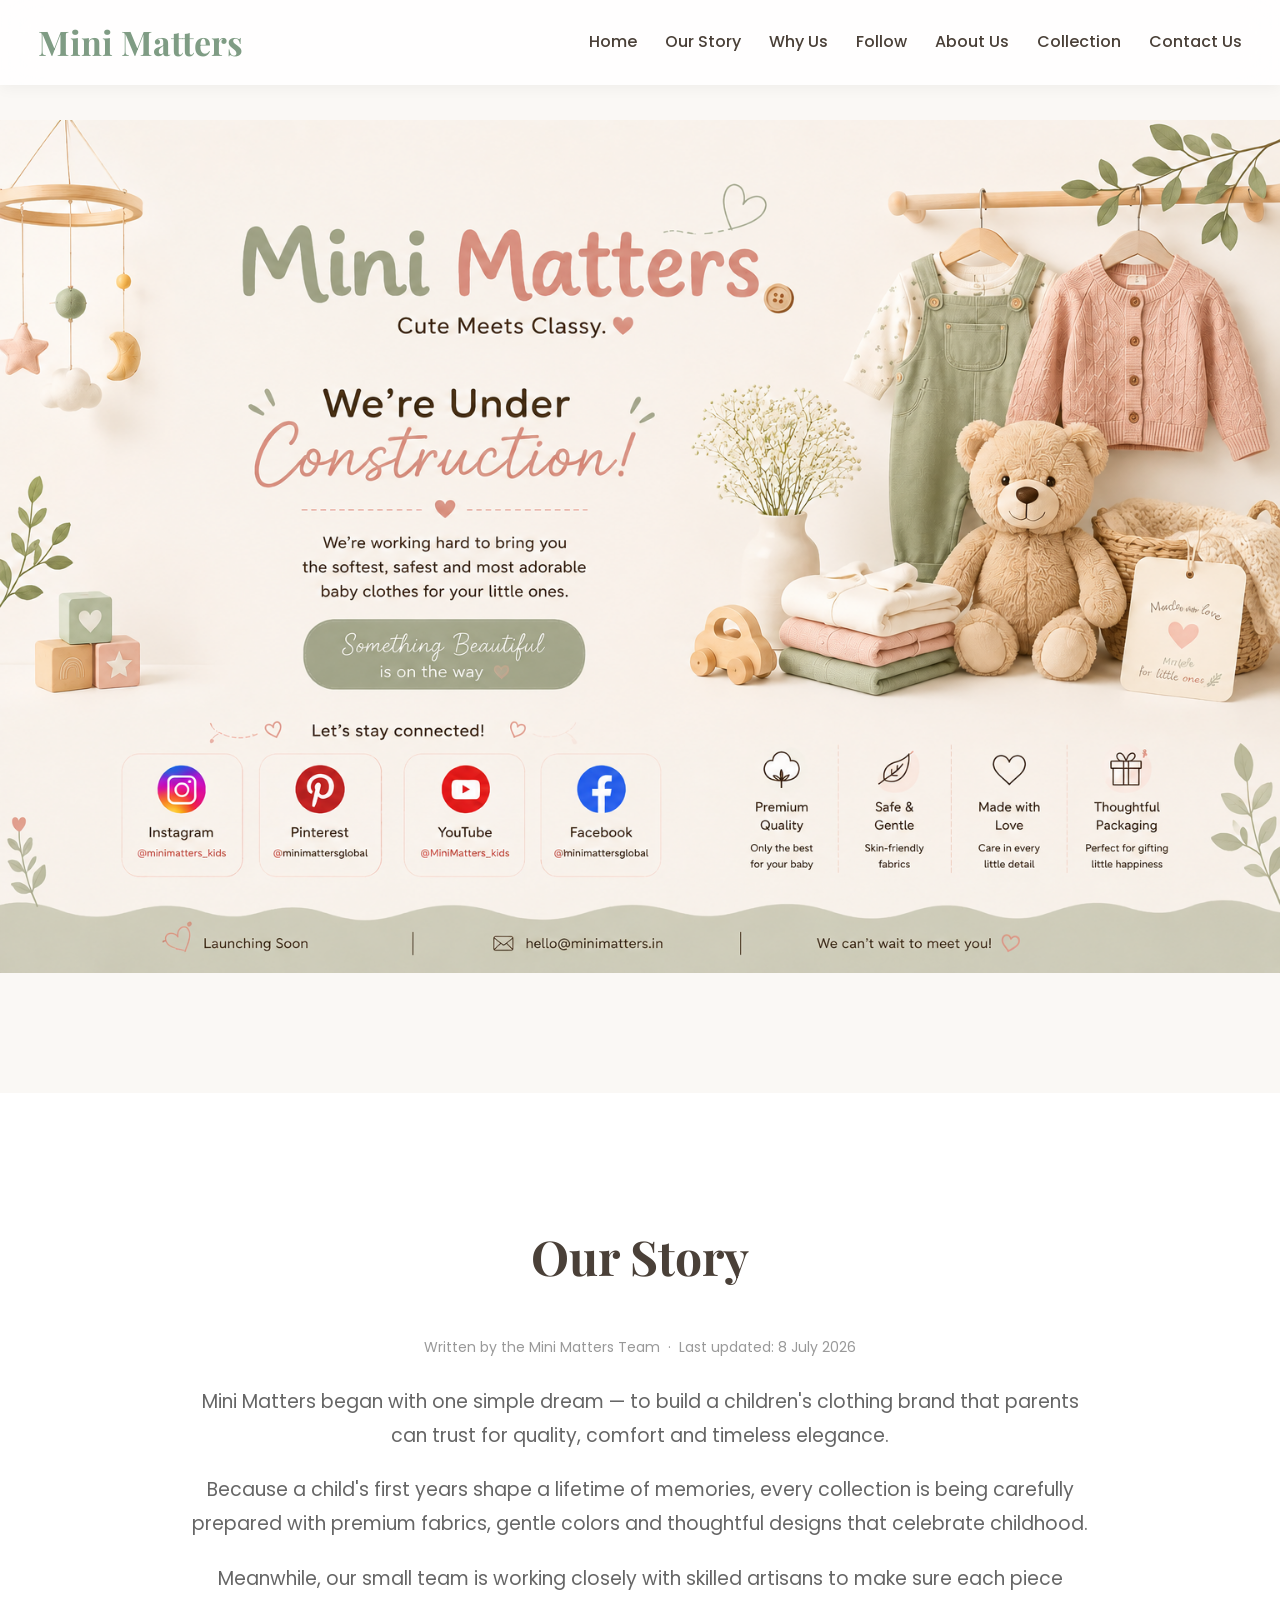
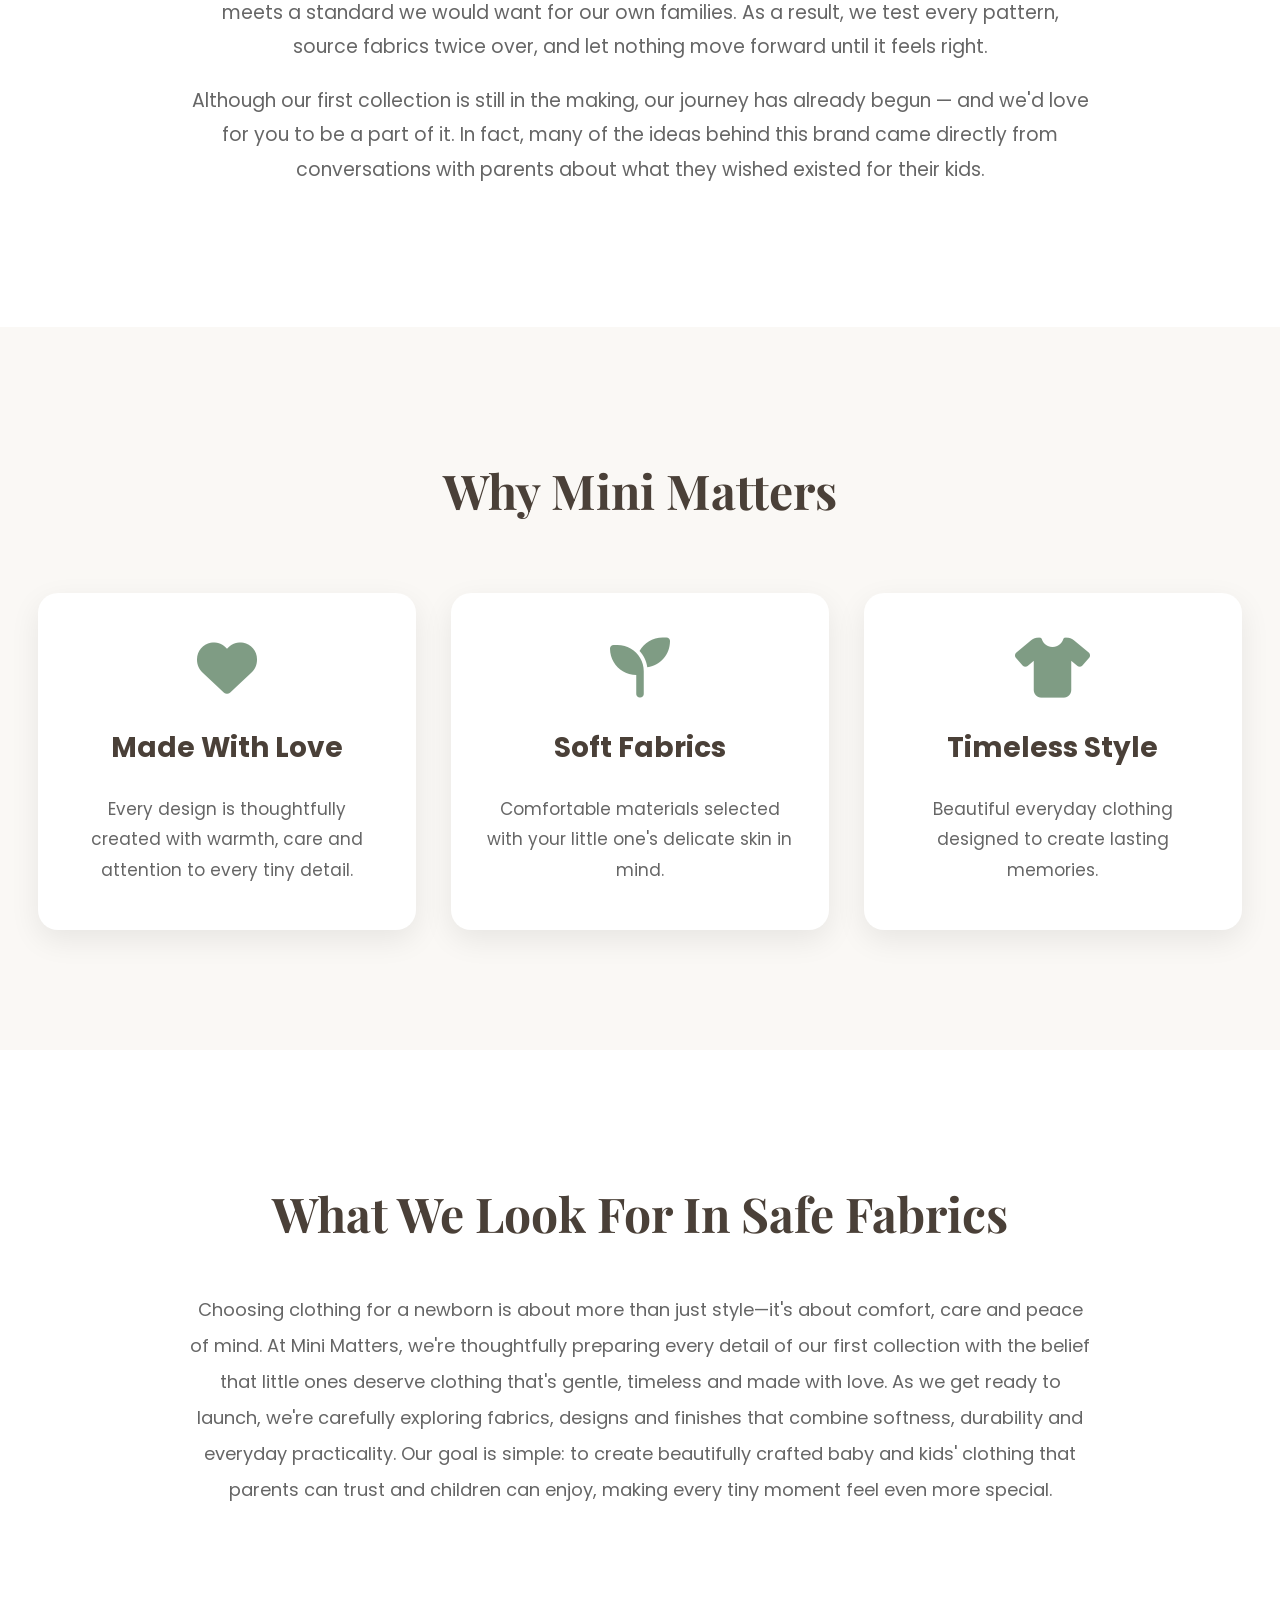
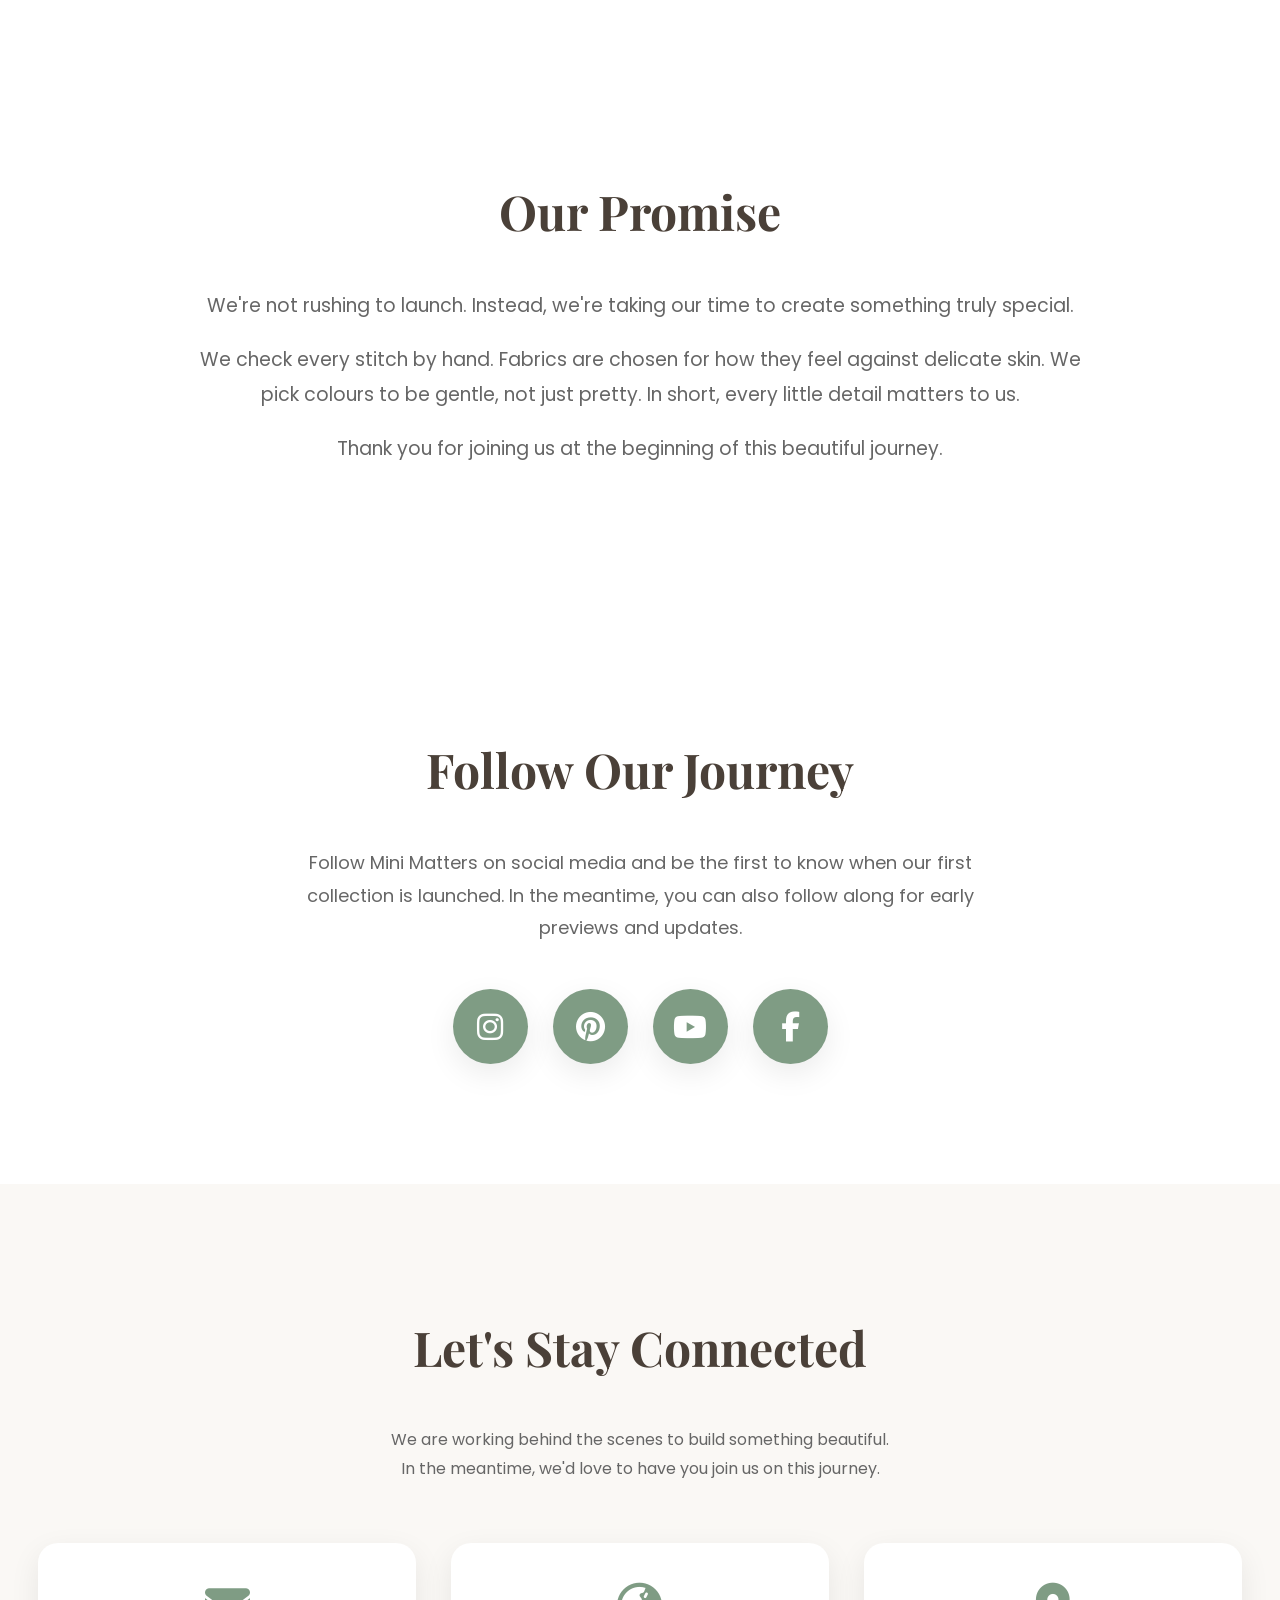
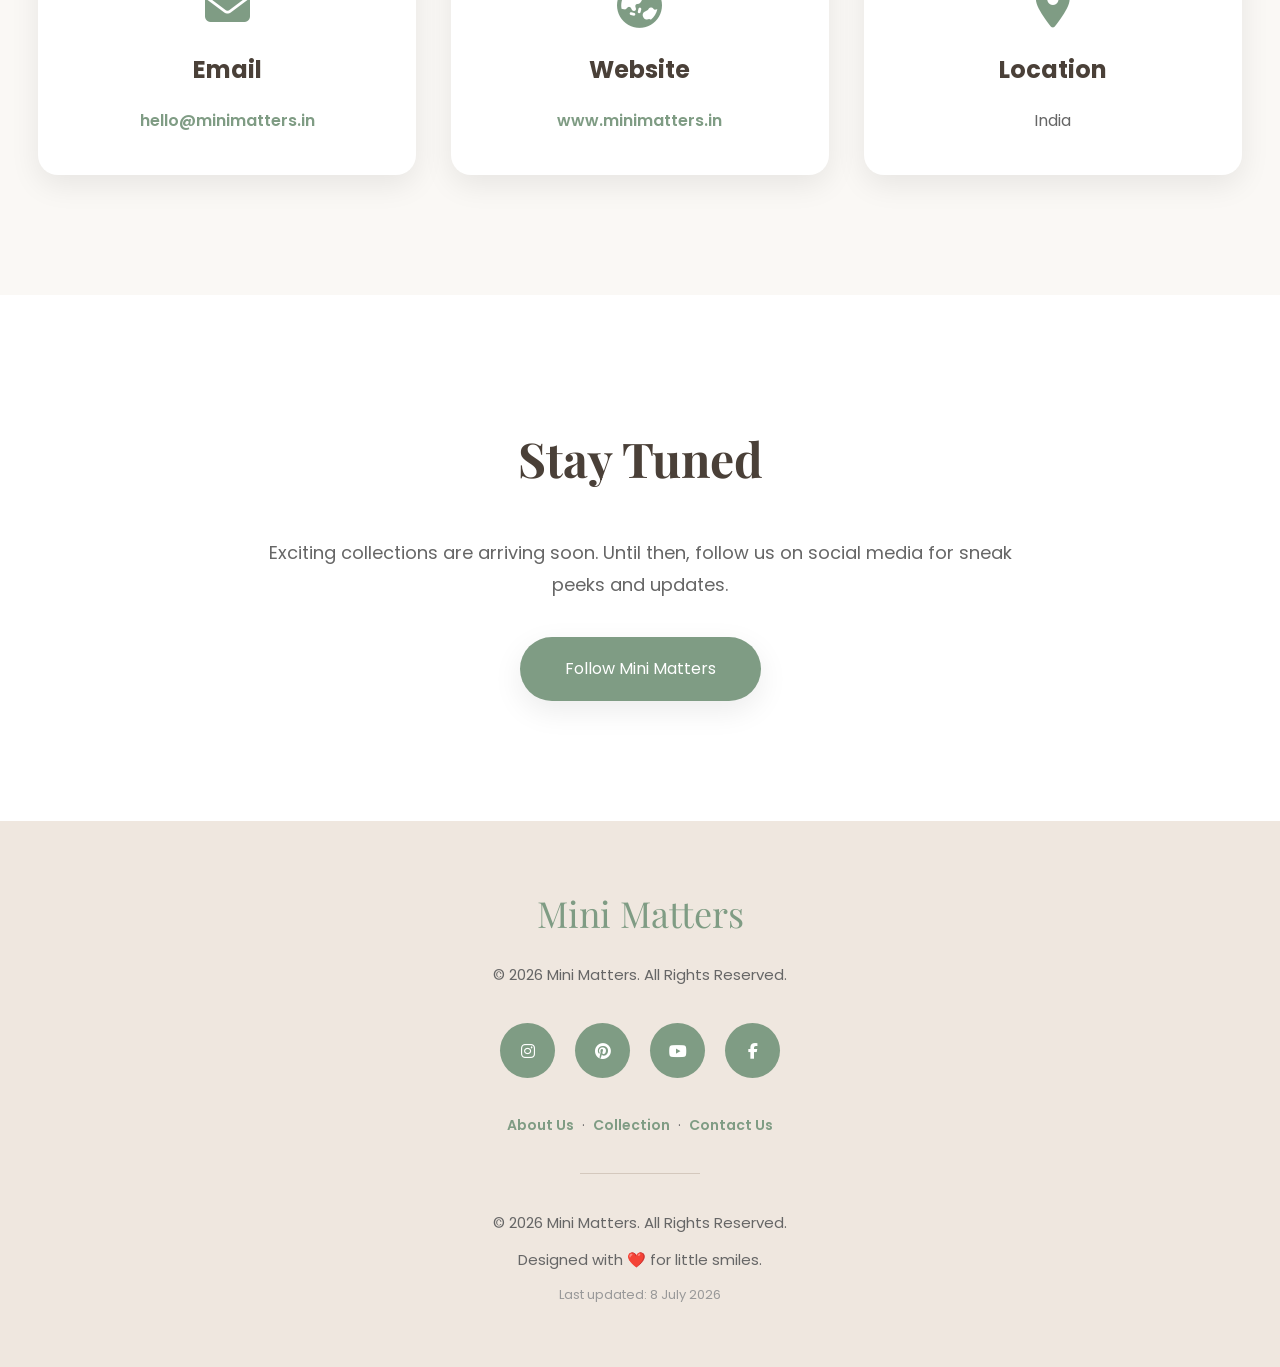
<file: index.html>
<!DOCTYPE html>
<html lang="en">

<head>

    <meta charset="UTF-8">

    <meta name="viewport" content="width=device-width, initial-scale=1.0">

    <title>Mini Matters | Premium Baby & Kids Clothing 2026</title>

    <meta name="description"
        content="Mini Matters is a premium baby clothing brand. Beautiful clothing thoughtfully designed for newborns, babies and kids. Launching Soon.">

    <meta name="keywords"
        content="Baby Clothes, Kids Fashion, Mini Matters, Premium Kids Wear, India">

    <meta name="author"
        content="Mini Matters">

    <meta name="theme-color"
        content="#FAF8F5">

    <meta name="robots" content="index, follow">

    <link rel="canonical" href="https://minimatters.in/">

    <!-- Open Graph -->

    <meta property="og:type" content="website">
    <meta property="og:site_name" content="Mini Matters">
    <meta property="og:title" content="Mini Matters | Premium Baby & Kids Clothing 2026">
    <meta property="og:description" content="Mini Matters is a premium baby clothing brand. Beautiful clothing thoughtfully designed for newborns, babies and kids. Launching Soon.">
    <meta property="og:url" content="https://minimatters.in/">
    <meta property="og:image" content="https://minimatters.in/assets/hero.webp">
    <meta property="og:locale" content="en_IN">

    <!-- Twitter Card -->

    <meta name="twitter:card" content="summary_large_image">
    <meta name="twitter:title" content="Mini Matters | Premium Baby & Kids Clothing 2026">
    <meta name="twitter:description" content="Premium baby clothing, thoughtfully designed for newborns, babies and kids. Launching Soon.">
    <meta name="twitter:image" content="https://minimatters.in/assets/hero.webp">

    <link rel="icon"
        href="assets/favicon.ico">

    <!-- Structured Data -->

    <script type="application/ld+json">
    {
      "@context": "https://schema.org",
      "@type": "Organization",
      "name": "Mini Matters",
      "url": "https://minimatters.in/",
      "logo": "https://minimatters.in/assets/hero.webp",
      "description": "Mini Matters is a premium baby clothing brand designing thoughtful, comfortable clothing for newborns, babies and kids in India.",
      "email": "hello@minimatters.in",
      "address": {
        "@type": "PostalAddress",
        "addressCountry": "IN"
      },
      "sameAs": [
        "https://www.instagram.com/minimatters_kids/",
        "https://www.pinterest.com/minimattersglobal/",
        "https://www.youtube.com/@MiniMatters_kids",
        "https://www.facebook.com/profile.php?id=61591476986533"
      ],
      "foundingDate": "2026",
      "slogan": "Little Clothes. Big Love.",
      "dateModified": "2026-07-08"
    }
    </script>

    <!-- FAQ Structured Data (enables rich results) -->

    <script type="application/ld+json">
    {
      "@context": "https://schema.org",
      "@type": "FAQPage",
      "mainEntity": [
        {
          "@type": "Question",
          "name": "Is Mini Matters open for orders yet?",
          "acceptedAnswer": {
            "@type": "Answer",
            "text": "Not yet. Mini Matters is currently preparing its first collection, and we will announce our launch date on Instagram and through our newsletter."
          }
        },
        {
          "@type": "Question",
          "name": "What kind of clothing will Mini Matters sell?",
          "acceptedAnswer": {
            "@type": "Answer",
            "text": "Mini Matters designs premium, comfortable clothing for newborns, babies, and growing kids, made from soft, thoughtfully chosen fabrics."
          }
        },
        {
          "@type": "Question",
          "name": "How can I stay updated on the launch?",
          "acceptedAnswer": {
            "@type": "Answer",
            "text": "Follow Mini Matters on Instagram, Pinterest, YouTube, or Facebook for sneak peeks, updates, and launch announcements."
          }
        },
        {
          "@type": "Question",
          "name": "Where is Mini Matters based?",
          "acceptedAnswer": {
            "@type": "Answer",
            "text": "Mini Matters is an upcoming premium baby and kids clothing brand based in India."
          }
        }
      ]
    }
    </script>

    <!-- Article Structured Data (matches visible author byline) -->

    <script type="application/ld+json">
    {
      "@context": "https://schema.org",
      "@type": "Article",
      "headline": "Mini Matters | Premium Baby & Kids Clothing 2026",
      "image": "https://minimatters.in/assets/hero.webp",
      "author": {
        "@type": "Organization",
        "name": "Mini Matters Team",
        "url": "https://minimatters.in/about.html"
      },
      "publisher": {
        "@type": "Organization",
        "name": "Mini Matters",
        "logo": {
          "@type": "ImageObject",
          "url": "https://minimatters.in/assets/hero.webp"
        }
      },
      "datePublished": "2026-01-15",
      "dateModified": "2026-07-08",
      "mainEntityOfPage": "https://minimatters.in/"
    }
    </script>

    <!-- Google Fonts -->

    <link rel="preconnect"
        href="https://fonts.googleapis.com">

    <link rel="preconnect"
        href="https://fonts.gstatic.com"
        crossorigin>

    <link
        href="https://fonts.googleapis.com/css2?family=Playfair+Display:wght@500;600;700&family=Poppins:wght@300;400;500;600;700&display=swap"
        rel="stylesheet">

    <!-- Font Awesome -->

    <link rel="stylesheet"
        href="https://cdnjs.cloudflare.com/ajax/libs/font-awesome/6.7.2/css/all.min.css">

    <!-- CSS -->

    <link rel="stylesheet"
        href="css/style.css">

    <link rel="stylesheet"
        href="css/animations.css">

</head>

<body>

<!-- =========================
     HEADER
========================== -->

<header>

    <div class="container">

        <div class="logo">

            <a href="index.html">

                Mini Matters

            </a>

        </div>

        <nav>

            <ul>

                <li>

                    <a href="#home">

                        Home

                    </a>

                </li>

                <li>

                    <a href="#story">

                        Our Story

                    </a>

                </li>

                <li>

                    <a href="#features">

                        Why Us

                    </a>

                </li>

                <li>

                    <a href="#social">

                        Follow

                    </a>

                </li>

                <li>

                    <a href="about.html">

                        About Us

                    </a>

                </li>

                <li>

                    <a href="collection.html">

                        Collection

                    </a>

                </li>

                <li>

                    <a href="contact.html">

                        Contact Us

                    </a>

                </li>

            </ul>

        </nav>

    </div>

</header>

<!-- =========================
     HERO
========================== -->

<section id="home" class="hero">
    <h1 class="sr-only">Mini Matters | Premium Baby &amp; Kids Clothing in India – Launching Soon</h1>
    <img src="assets/hero.webp" alt="Mini Matters - Little Clothes. Big Love. Launching Soon." class="hero-img">
</section>

<!-- =========================
     STORY
========================== -->

<section
id="story"
class="story">

<div class="container">

<h2>

Our Story

</h2>

<p style="text-align:center;font-size:14px;color:#999;margin-bottom:25px;">

Written by the Mini Matters Team &nbsp;·&nbsp; Last updated: 8 July 2026

</p>

<p>

Mini Matters began with one simple dream —
to build a children's clothing brand that parents can trust
for quality, comfort and timeless elegance.

</p>

<p>

Because a child's first years shape a lifetime of memories,
every collection is being carefully prepared with premium fabrics,
gentle colors and thoughtful designs that celebrate childhood.

</p>

<p>

Meanwhile, our small team is working closely with skilled artisans
to make sure each piece meets a standard we would want for our own families.
As a result, we test every pattern, source fabrics twice over,
and let nothing move forward until it feels right.

</p>

<p>

Although our first collection is still in the making,
our journey has already begun —
and we'd love for you to be a part of it.
In fact, many of the ideas behind this brand came directly
from conversations with parents about what they wished existed for their kids.

</p>

</div>

</section>

<!-- =========================
     FEATURES
========================== -->

<section
id="features"
class="features">

<div class="container">

<h2>

Why Mini Matters

</h2>

<div class="cards">

<div class="card">

<i class="fa-solid fa-heart"></i>

<h3>

Made With Love

</h3>

<p>

Every design is thoughtfully created with warmth,
care and attention to every tiny detail.

</p>

</div>

<div class="card">

<i class="fa-solid fa-seedling"></i>

<h3>

Soft Fabrics

</h3>

<p>

Comfortable materials selected with your little
one's delicate skin in mind.

</p>

</div>

<div class="card">

<i class="fa-solid fa-shirt"></i>

<h3>

Timeless Style

</h3>

<p>

Beautiful everyday clothing designed to create
lasting memories.

</p>

</div>

</div>

</div>

</section>

<!-- =========================
     FABRIC SAFETY STANDARDS
========================== -->

<section
class="features"
style="background:white;">

<div class="container">

<h2>

What We Look For In Safe Fabrics

</h2>

<p style="max-width:900px;
margin:0 auto 20px;
text-align:center;
color:#666;
font-size:18px;
line-height:2;">

Choosing clothing for a newborn is about more than just style—it's about comfort, care and peace of mind. At Mini Matters, we're thoughtfully preparing every detail of our first collection with the belief that little ones deserve clothing that's gentle, timeless and made with love. As we get ready to launch, we're carefully exploring fabrics, designs and finishes that combine softness, durability and everyday practicality. Our goal is simple: to create beautifully crafted baby and kids' clothing that parents can trust and children can enjoy, making every tiny moment feel even more special.

</p>

</div>

</section>

<!-- =========================
     PROMISE
========================== -->

<section
class="story">

<div class="container">

<h2>

Our Promise

</h2>

<p>

We're not rushing to launch.

Instead, we're taking our time to create something truly special.

</p>

<p>

We check every stitch by hand.

Fabrics are chosen for how they feel against delicate skin.

We pick colours to be gentle, not just pretty.

In short, every little detail matters to us.

</p>

<p>

Thank you for joining us at the beginning of this beautiful journey.

</p>

</div>

</section>

<!-- =========================
     SOCIAL
========================== -->

<section
id="social"
class="social">

<div class="container">

<h2>

Follow Our Journey

</h2>

<p>

Follow Mini Matters on social media and be the first
to know when our first collection is launched.
In the meantime, you can also follow along for early previews and updates.

</p>

<div class="icons">

<a href="https://www.instagram.com/minimatters_kids/"
target="_blank"
title="Instagram"
aria-label="Instagram">

<i class="fab fa-instagram"></i>

</a>

<a href="https://www.pinterest.com/minimattersglobal/?actingBusinessId=1146377417557283620"
target="_blank"
title="Pinterest"
aria-label="Pinterest">

<i class="fab fa-pinterest"></i>

</a>

<a href="https://www.youtube.com/@MiniMatters_kids"
target="_blank"
title="YouTube"
aria-label="YouTube">

<i class="fab fa-youtube"></i>

</a>

<a href="https://www.facebook.com/profile.php?id=61591476986533"
target="_blank"
title="Facebook"
aria-label="Facebook">

<i class="fab fa-facebook-f"></i>

</a>

</div>

</div>

</section>

<!-- =========================
     CONTACT
========================== -->

<section
id="contact"
class="contact">

<div class="container">

<h2>

Let's Stay Connected

</h2>

<p>

We are working behind the scenes to build something beautiful.

</p>

<p>

In the meantime, we'd love to have you join us on this journey.

</p>

<div class="contact-grid">

<div class="contact-item">

<i class="fa-solid fa-envelope"></i>

<h3>

Email

</h3>

<p>

<a href="mailto:hello@minimatters.in">

hello@minimatters.in

</a>

</p>

</div>

<div class="contact-item">

<i class="fa-solid fa-earth-asia"></i>

<h3>

Website

</h3>

<p>

<a href="https://minimatters.in">

www.minimatters.in

</a>

</p>

</div>

<div class="contact-item">

<i class="fa-solid fa-location-dot"></i>

<h3>

Location

</h3>

<p>

India

</p>

</div>

</div>

</div>

</section>

<!-- =========================
     NEWSLETTER
========================== -->

<section
class="newsletter">

<div class="container">

<h2>

Stay Tuned

</h2>

<p>

Exciting collections are arriving soon.

Until then, follow us on social media for sneak peeks and updates.

</p>

<a href="#social"
class="btn">

Follow Mini Matters

</a>

</div>

</section>

<!-- =========================
     FOOTER
========================== -->

<footer>

<div class="container">

<div class="footer-logo">

Mini Matters

</div>

<p>

Little Clothes. Big Love.

</p>

<div class="footer-icons">

<a href="https://www.instagram.com/minimatters_kids/"
target="_blank" aria-label="Instagram">

<i class="fab fa-instagram"></i>

</a>

<a href="https://www.pinterest.com/minimattersglobal/?actingBusinessId=1146377417557283620"
target="_blank" aria-label="Pinterest">

<i class="fab fa-pinterest"></i>

</a>

<a href="https://www.youtube.com/@MiniMatters_kids"
target="_blank" aria-label="YouTube">

<i class="fab fa-youtube"></i>

</a>

<a href="https://www.facebook.com/profile.php?id=61591476986533"
target="_blank" aria-label="Facebook">

<i class="fab fa-facebook-f"></i>

</a>

</div>

<p style="margin-top:20px;font-size:14px;">

<a href="about.html" style="color:var(--primary);font-weight:600;">About Us</a>
&nbsp;·&nbsp;
<a href="collection.html" style="color:var(--primary);font-weight:600;">Collection</a>
&nbsp;·&nbsp;
<a href="contact.html" style="color:var(--primary);font-weight:600;">Contact Us</a>

</p>

<hr>

<p>

© 2026 Mini Matters. All Rights Reserved.

</p>

<p>

Designed with ❤️ for little smiles.

</p>

<p style="margin-top:10px;font-size:13px;color:#999;">

Last updated: 8 July 2026

</p>

</div>

</footer>

<!-- =========================
     JAVASCRIPT
========================== -->

<script src="js/main.js"></script>

</body>

</html>
</file>
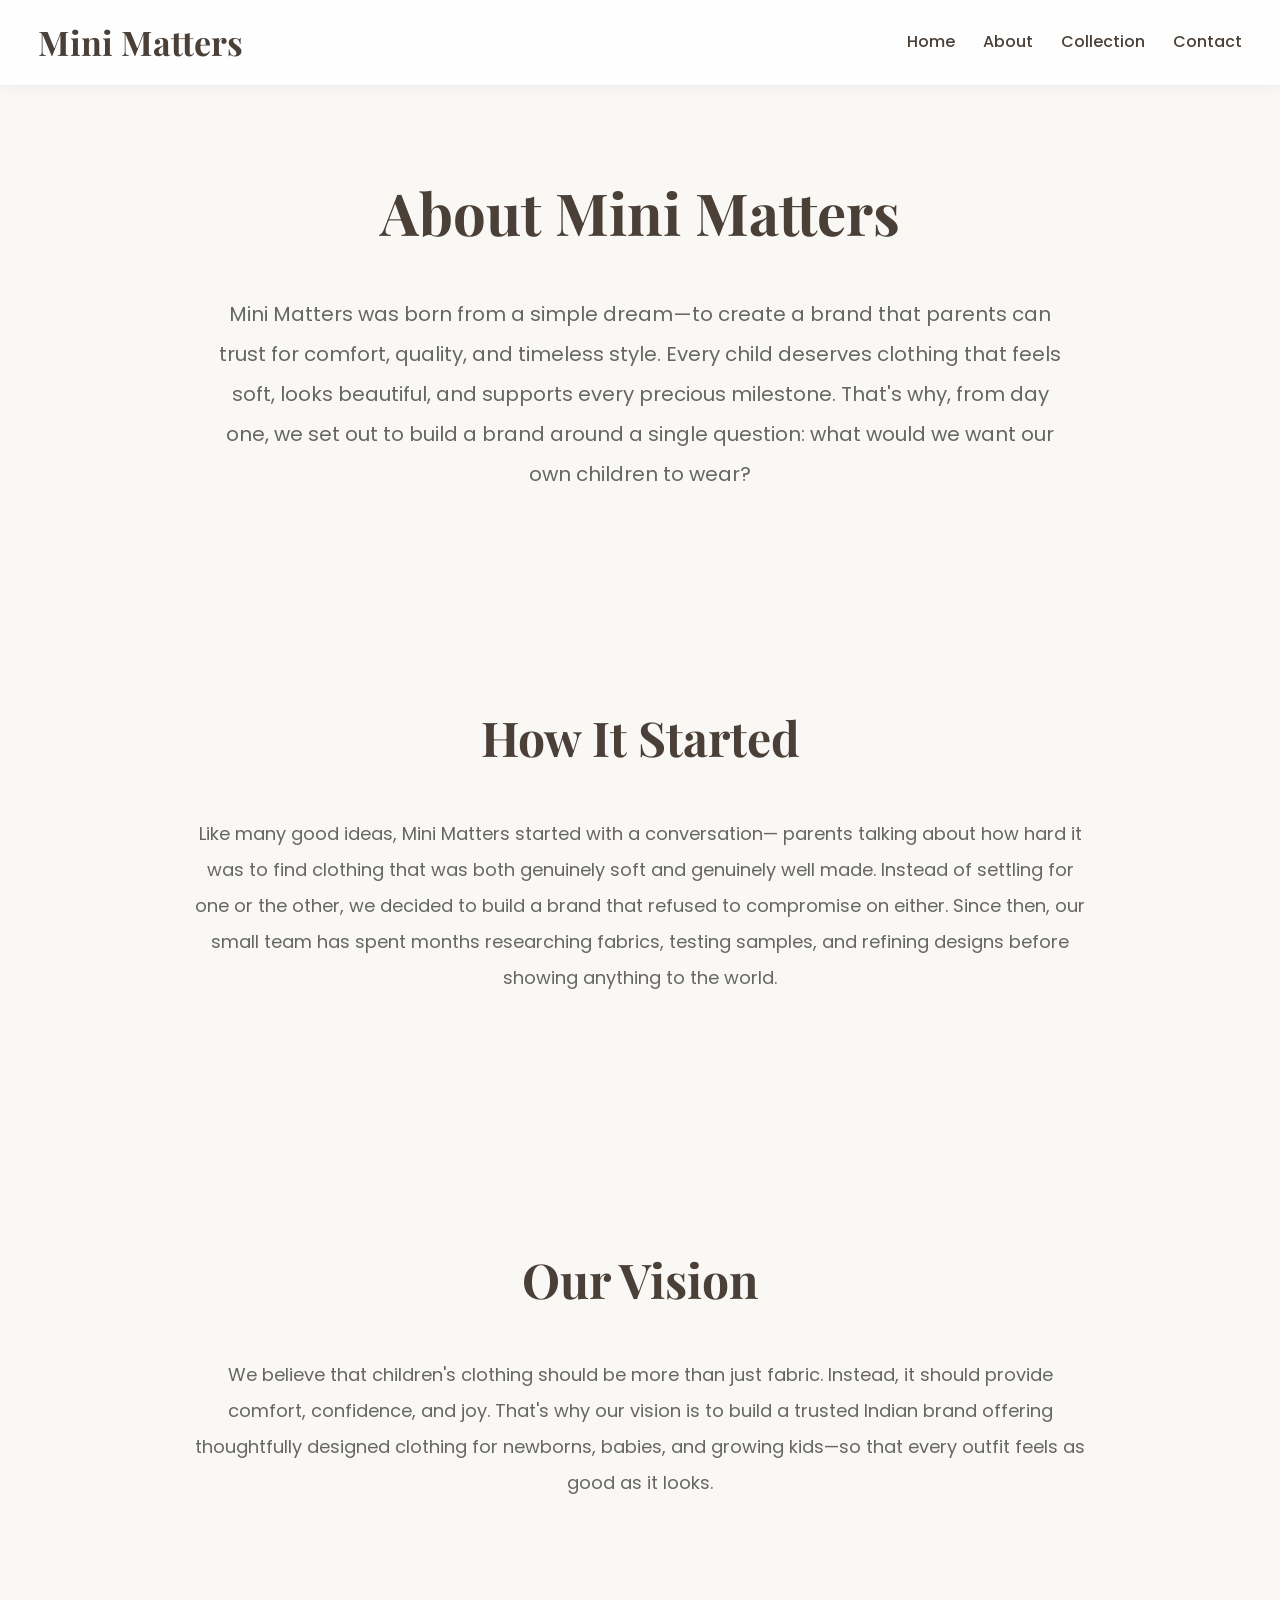
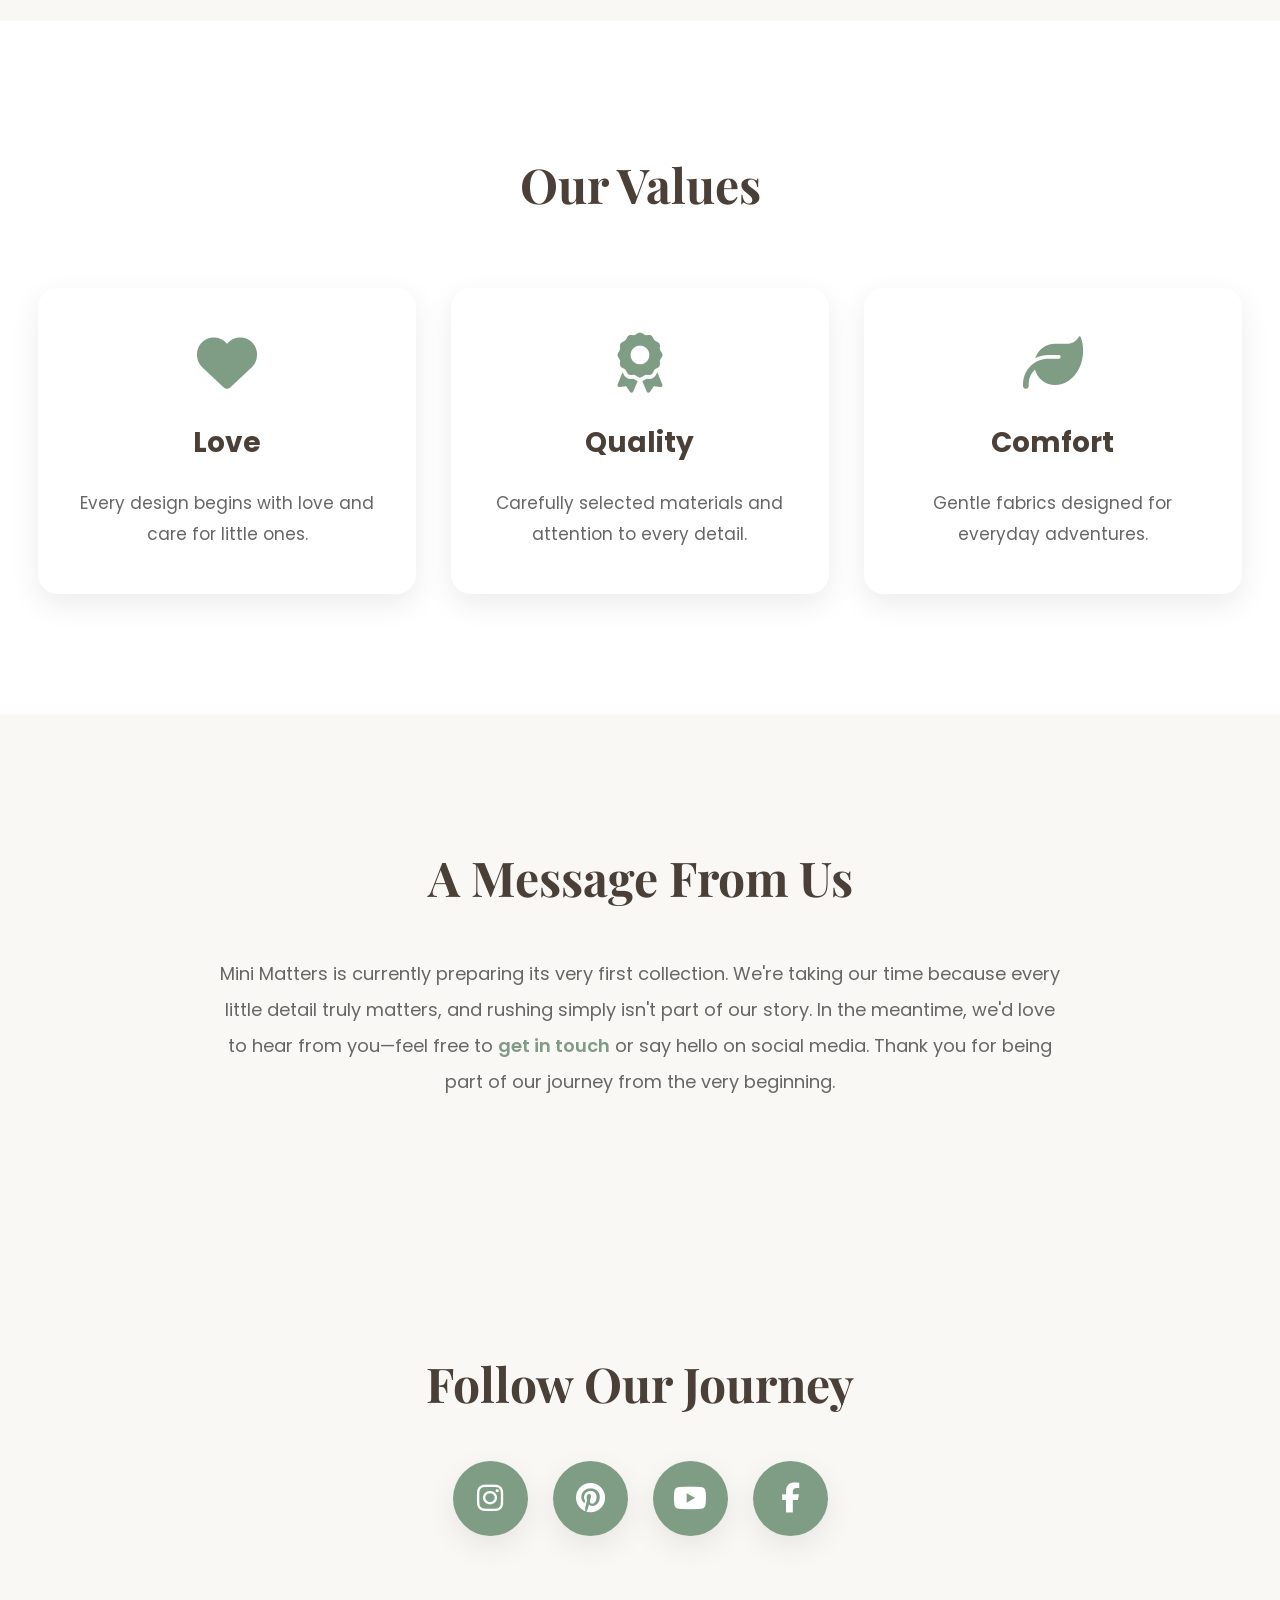
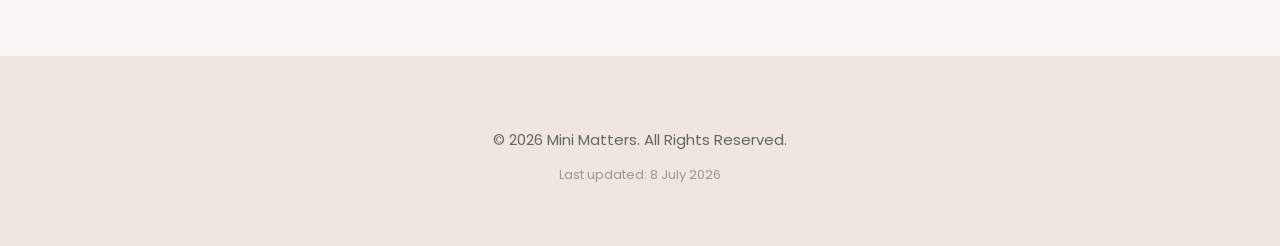
<file: about.html>
<!DOCTYPE html>
<html lang="en">

<head>

    <meta charset="UTF-8">

    <meta name="viewport"
        content="width=device-width, initial-scale=1.0">

    <title>About Us | Mini Matters</title>

    <meta name="description"
        content="Learn about Mini Matters and our journey to create premium baby clothing.">

    <meta name="robots" content="index, follow">

    <meta name="theme-color" content="#FAF8F5">

    <link rel="canonical" href="https://minimatters.in/about.html">

    <!-- Breadcrumb Structured Data -->

    <script type="application/ld+json">
    {
      "@context": "https://schema.org",
      "@type": "BreadcrumbList",
      "itemListElement": [
        {
          "@type": "ListItem",
          "position": 1,
          "name": "Home",
          "item": "https://minimatters.in/"
        },
        {
          "@type": "ListItem",
          "position": 2,
          "name": "About",
          "item": "https://minimatters.in/about.html"
        }
      ]
    }
    </script>

    <!-- Open Graph -->

    <meta property="og:type" content="website">
    <meta property="og:site_name" content="Mini Matters">
    <meta property="og:title" content="About Us | Mini Matters">
    <meta property="og:description" content="Learn about Mini Matters and our journey to create premium baby clothing.">
    <meta property="og:url" content="https://minimatters.in/about.html">
    <meta property="og:image" content="https://minimatters.in/assets/hero.webp">
    <meta property="og:locale" content="en_IN">

    <!-- Twitter Card -->

    <meta name="twitter:card" content="summary_large_image">
    <meta name="twitter:title" content="About Us | Mini Matters">
    <meta name="twitter:description" content="Learn about Mini Matters and our journey to create premium baby clothing.">
    <meta name="twitter:image" content="https://minimatters.in/assets/hero.webp">

    <link rel="icon" href="assets/favicon.ico">

    <link rel="preconnect"
        href="https://fonts.googleapis.com">

    <link rel="preconnect"
        href="https://fonts.gstatic.com"
        crossorigin>

    <link href="https://fonts.googleapis.com/css2?family=Playfair+Display:wght@500;600;700&family=Poppins:wght@300;400;500;600&display=swap"
        rel="stylesheet">

    <link rel="stylesheet"
        href="https://cdnjs.cloudflare.com/ajax/libs/font-awesome/6.7.2/css/all.min.css">

    <link rel="stylesheet"
        href="css/style.css">

    <link rel="stylesheet"
        href="css/animations.css">

</head>

<body>

<header>

    <div class="container">

        <div class="logo">

            <a href="index.html"
                style="text-decoration:none;color:inherit;">

                Mini Matters

            </a>

        </div>

        <nav>

            <ul>

                <li>

                    <a href="index.html">

                        Home

                    </a>

                </li>

                <li>

                    <a href="about.html"
                        class="active">

                        About

                    </a>

                </li>

                <li>

                    <a href="collection.html">

                        Collection

                    </a>

                </li>

                <li>

                    <a href="contact.html">

                        Contact

                    </a>

                </li>

            </ul>

        </nav>

    </div>

</header>

<section
    style="padding-top:160px;padding-bottom:80px;background:#FAF8F5;">

    <div class="container">

        <h1 style="text-align:center;
                   font-family:'Playfair Display',serif;
                   font-size:58px;
                   margin-bottom:30px;">

            About Mini Matters

        </h1>

        <p style="max-width:850px;
                  margin:auto;
                  text-align:center;
                  font-size:20px;
                  color:#666;
                  line-height:2;">

            Mini Matters was born from a simple dream—to create a brand that parents
            can trust for comfort, quality, and timeless style. Every child deserves
            clothing that feels soft, looks beautiful, and supports every precious
            milestone. That's why, from day one, we set out to build a brand around
            a single question: what would we want our own children to wear?

        </p>

    </div>

</section>

<section>

    <div class="container">

        <h2>

            How It Started

        </h2>

        <p style="max-width:900px;
                  margin:auto;
                  text-align:center;
                  color:#666;
                  font-size:18px;
                  line-height:2;">

            Like many good ideas, Mini Matters started with a conversation—
            parents talking about how hard it was to find clothing that was
            both genuinely soft and genuinely well made. Instead of settling
            for one or the other, we decided to build a brand that refused
            to compromise on either. Since then, our small team has spent
            months researching fabrics, testing samples, and refining designs
            before showing anything to the world.

        </p>

    </div>

</section>

<section>

    <div class="container">

        <h2>

            Our Vision

        </h2>

        <p style="max-width:900px;
                  margin:auto;
                  text-align:center;
                  color:#666;
                  font-size:18px;
                  line-height:2;">

            We believe that children's clothing should be more than just fabric.
            Instead, it should provide comfort, confidence, and joy. That's why
            our vision is to build a trusted Indian brand offering thoughtfully
            designed clothing for newborns, babies, and growing kids—so that
            every outfit feels as good as it looks.

        </p>

    </div>

</section>

<section
    style="background:white;">

    <div class="container">

        <h2>

            Our Values

        </h2>

        <div class="cards">

            <div class="card">

                <i class="fa-solid fa-heart"></i>

                <h3>

                    Love

                </h3>

                <p>

                    Every design begins with love and care for little ones.

                </p>

            </div>

            <div class="card">

                <i class="fa-solid fa-award"></i>

                <h3>

                    Quality

                </h3>

                <p>

                    Carefully selected materials and attention to every detail.

                </p>

            </div>

            <div class="card">

                <i class="fa-solid fa-leaf"></i>

                <h3>

                    Comfort

                </h3>

                <p>

                    Gentle fabrics designed for everyday adventures.

                </p>

            </div>

        </div>

    </div>

</section>

<section>

    <div class="container">

        <h2>

            A Message From Us

        </h2>

        <p style="max-width:850px;
                  margin:auto;
                  text-align:center;
                  color:#666;
                  font-size:18px;
                  line-height:2;">

            Mini Matters is currently preparing its very first collection.
            We're taking our time because every little detail truly matters,
            and rushing simply isn't part of our story. In the meantime,
            we'd love to hear from you—feel free to
            <a href="contact.html" style="color:#7F9C84;font-weight:600;">get in touch</a>
            or say hello on social media. Thank you for being part of our
            journey from the very beginning.

        </p>

    </div>

</section>

<section
    style="background:#FAF8F5;">

    <div class="container"
         style="text-align:center;">

        <h2>

            Follow Our Journey

        </h2>

        <div class="icons">

            <a href="https://www.instagram.com/minimatters_kids/" target="_blank" title="Instagram" aria-label="Instagram">

                <i class="fab fa-instagram"></i>

            </a>

            <a href="https://www.pinterest.com/minimattersglobal/?actingBusinessId=1146377417557283620"
                target="_blank" title="Pinterest" aria-label="Pinterest">

                <i class="fab fa-pinterest"></i>

            </a>

            <a href="https://www.youtube.com/@MiniMatters_kids"
                target="_blank" title="YouTube" aria-label="YouTube">

                <i class="fab fa-youtube"></i>

            </a>

            <a href="https://www.facebook.com/profile.php?id=61591476986533"
                target="_blank" title="Facebook" aria-label="Facebook">

                <i class="fab fa-facebook-f"></i>

            </a>

        </div>

    </div>

</section>

<footer>

    <div class="container">

        <p>

            © 2026 Mini Matters. All Rights Reserved.

        </p>

        <p style="margin-top:10px;font-size:13px;color:#999;">

            Last updated: 8 July 2026

        </p>

    </div>

</footer>

<script src="js/main.js"></script>

</body>

</html>
</file>
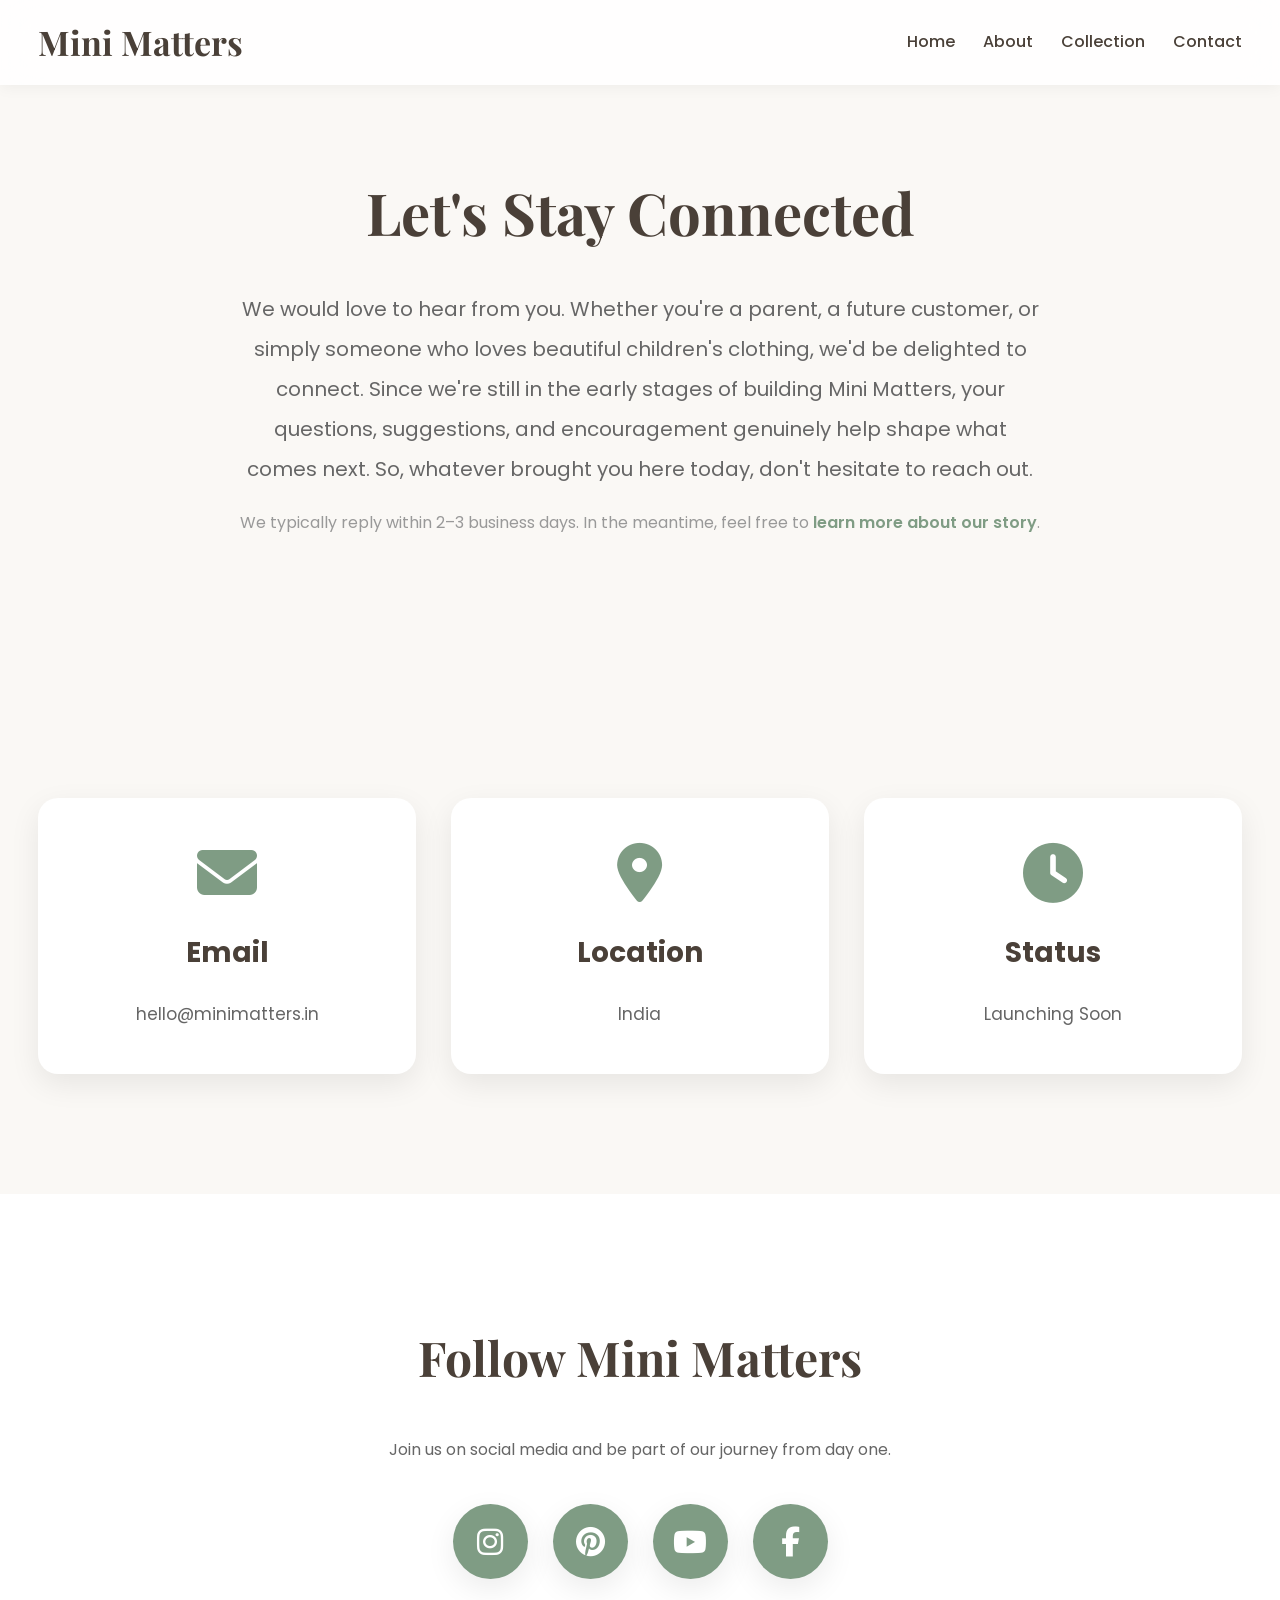
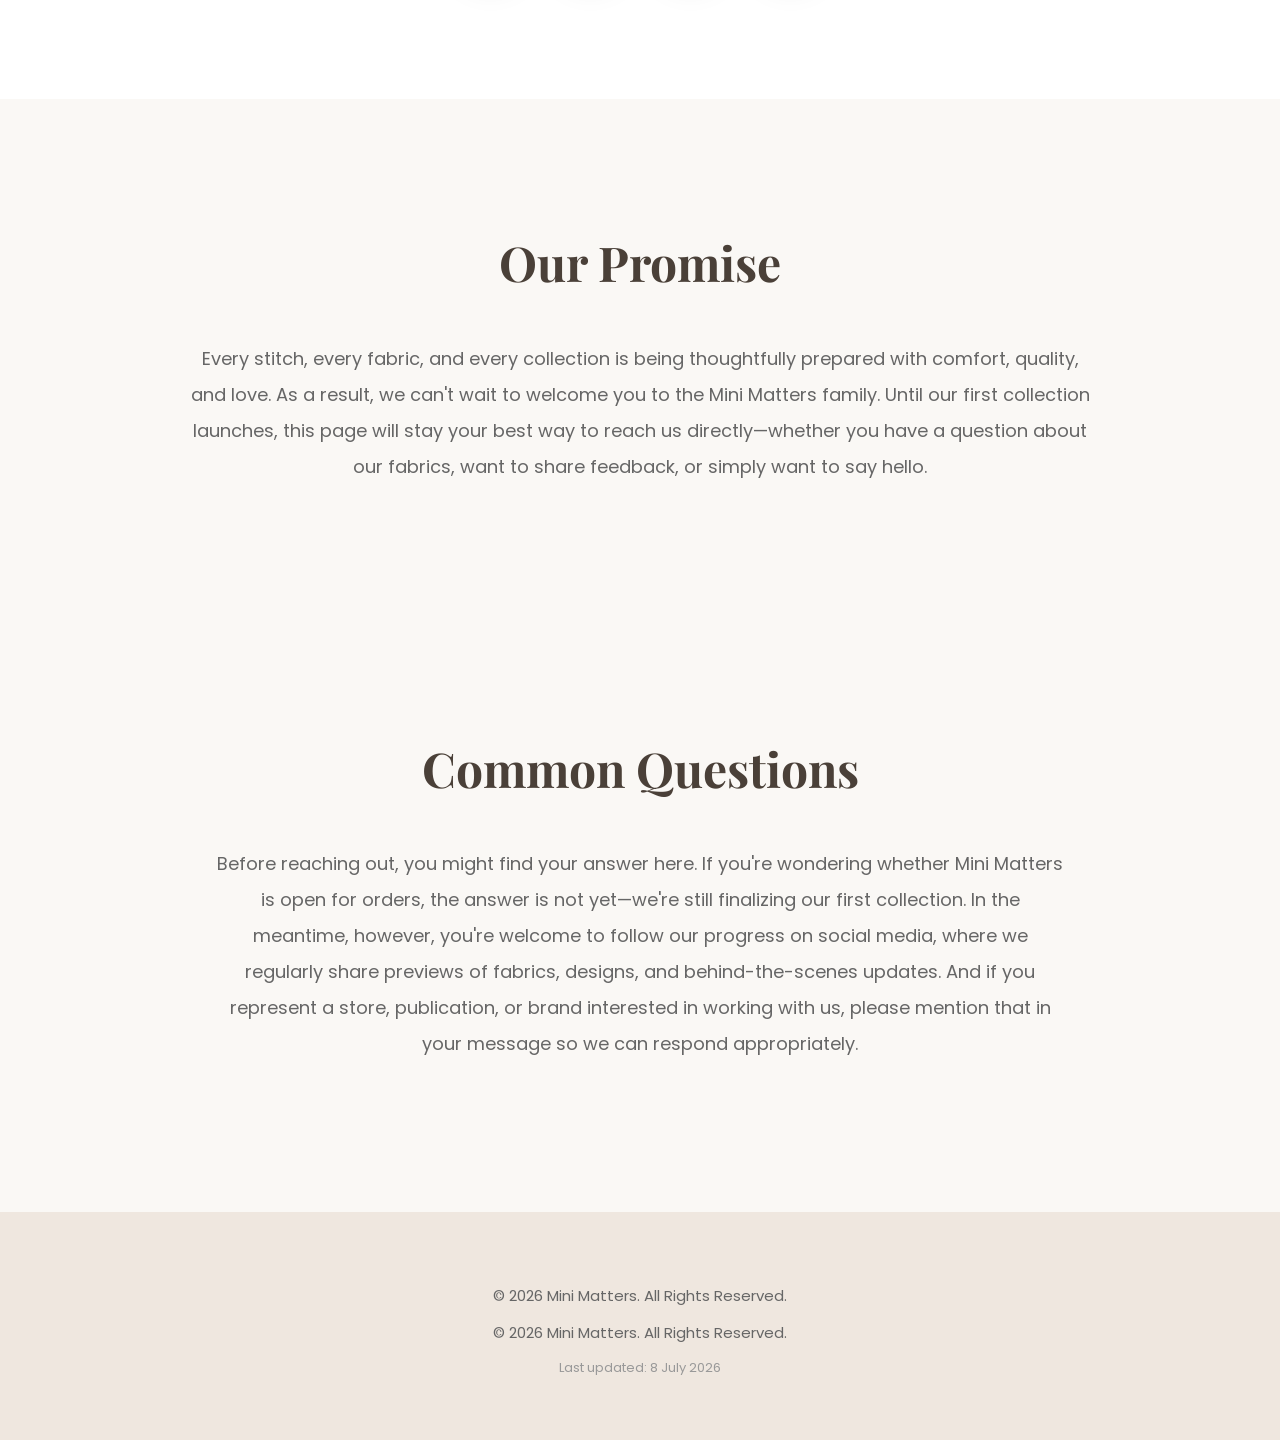
<file: contact.html>
<!DOCTYPE html>
<html lang="en">

<head>

    <meta charset="UTF-8">

    <meta name="viewport"
          content="width=device-width, initial-scale=1.0">

    <title>Contact | Mini Matters</title>

    <meta name="description"
          content="Get in touch with Mini Matters.">

    <meta name="robots" content="index, follow">

    <meta name="theme-color" content="#FAF8F5">

    <link rel="canonical" href="https://minimatters.in/contact.html">

    <!-- Breadcrumb Structured Data -->

    <script type="application/ld+json">
    {
      "@context": "https://schema.org",
      "@type": "BreadcrumbList",
      "itemListElement": [
        {
          "@type": "ListItem",
          "position": 1,
          "name": "Home",
          "item": "https://minimatters.in/"
        },
        {
          "@type": "ListItem",
          "position": 2,
          "name": "Contact",
          "item": "https://minimatters.in/contact.html"
        }
      ]
    }
    </script>

    <!-- Open Graph -->

    <meta property="og:type" content="website">
    <meta property="og:site_name" content="Mini Matters">
    <meta property="og:title" content="Contact | Mini Matters">
    <meta property="og:description" content="Get in touch with Mini Matters — India's upcoming premium baby and kids clothing brand.">
    <meta property="og:url" content="https://minimatters.in/contact.html">
    <meta property="og:image" content="https://minimatters.in/assets/hero.webp">
    <meta property="og:locale" content="en_IN">

    <!-- Twitter Card -->

    <meta name="twitter:card" content="summary_large_image">
    <meta name="twitter:title" content="Contact | Mini Matters">
    <meta name="twitter:description" content="Get in touch with Mini Matters — India's upcoming premium baby and kids clothing brand.">
    <meta name="twitter:image" content="https://minimatters.in/assets/hero.webp">

    <link rel="icon" href="assets/favicon.ico">

    <link rel="preconnect"
          href="https://fonts.googleapis.com">

    <link rel="preconnect"
          href="https://fonts.gstatic.com"
          crossorigin>

    <link href="https://fonts.googleapis.com/css2?family=Playfair+Display:wght@500;600;700&family=Poppins:wght@300;400;500;600&display=swap"
          rel="stylesheet">

    <link rel="stylesheet"
          href="https://cdnjs.cloudflare.com/ajax/libs/font-awesome/6.7.2/css/all.min.css">

    <link rel="stylesheet"
          href="css/style.css">

    <link rel="stylesheet"
          href="css/animations.css">

</head>

<body>

<header>

    <div class="container">

        <div class="logo">

            <a href="index.html"
               style="text-decoration:none;color:inherit;">

                Mini Matters

            </a>

        </div>

        <nav>

            <ul>

                <li>

                    <a href="index.html">

                        Home

                    </a>

                </li>

                <li>

                    <a href="about.html">

                        About

                    </a>

                </li>

                <li>

                    <a href="collection.html">

                        Collection

                    </a>

                </li>

                <li>

                    <a href="contact.html"
                       class="active">

                        Contact

                    </a>

                </li>

            </ul>

        </nav>

    </div>

</header>

<section
style="padding-top:160px;
padding-bottom:80px;
background:#FAF8F5;">

<div class="container">

<h1 style="text-align:center;
font-family:'Playfair Display',serif;
font-size:58px;
margin-bottom:25px;">

Let's Stay Connected

</h1>

<p style="text-align:center;
max-width:800px;
margin:auto;
font-size:20px;
color:#666;
line-height:2;">

We would love to hear from you.

Whether you're a parent, a future customer, or simply someone who loves beautiful children's clothing, we'd be delighted to connect. Since we're still in the early stages of building Mini Matters, your questions, suggestions, and encouragement genuinely help shape what comes next. So, whatever brought you here today, don't hesitate to reach out.

</p>

<p style="text-align:center;
max-width:800px;
margin:20px auto 0;
font-size:16px;
color:#999;">

We typically reply within 2–3 business days. In the meantime, feel free to
<a href="about.html" style="color:#7F9C84;font-weight:600;">learn more about our story</a>.

</p>

</div>

</section>

<section>

<div class="container">

<div class="cards">

<div class="card">

<i class="fa-solid fa-envelope"></i>

<h3>Email</h3>

<p>

hello@minimatters.in

</p>

</div>

<div class="card">

<i class="fa-solid fa-location-dot"></i>

<h3>Location</h3>

<p>

India

</p>

</div>

<div class="card">

<i class="fa-solid fa-clock"></i>

<h3>Status</h3>

<p>

Launching Soon

</p>

</div>

</div>

</div>

</section>

<section
style="background:white;">

<div class="container">

<h2>

Follow Mini Matters

</h2>

<p style="text-align:center;
margin-bottom:40px;
color:#666;">

Join us on social media and be part of our journey from day one.

</p>

<div class="icons">

<a href="https://www.instagram.com/minimatters_kids/"
target="_blank"
title="Instagram"
aria-label="Instagram">

<i class="fab fa-instagram"></i>

</a>

<a href="https://www.pinterest.com/minimattersglobal/?actingBusinessId=1146377417557283620"
target="_blank"
title="Pinterest"
aria-label="Pinterest">

<i class="fab fa-pinterest"></i>

</a>

<a href="https://www.youtube.com/@MiniMatters_kids"
target="_blank"
title="YouTube"
aria-label="YouTube">

<i class="fab fa-youtube"></i>

</a>

<a href="https://www.facebook.com/profile.php?id=61591476986533"
target="_blank"
title="Facebook"
aria-label="Facebook">

<i class="fab fa-facebook-f"></i>

</a>

</div>

</div>

</section>

<section>

<div class="container">

<h2>

Our Promise

</h2>

<p style="max-width:900px;
margin:auto;
text-align:center;
font-size:18px;
line-height:2;
color:#666;">

Every stitch, every fabric, and every collection is being thoughtfully prepared with comfort, quality, and love.

As a result, we can't wait to welcome you to the Mini Matters family. Until our first collection launches, this page will stay your best way to reach us directly—whether you have a question about our fabrics, want to share feedback, or simply want to say hello.

</p>

</div>

</section>

<section>

<div class="container">

<h2>

Common Questions

</h2>

<p style="max-width:850px;
margin:0 auto 30px;
text-align:center;
color:#666;
font-size:18px;
line-height:2;">

Before reaching out, you might find your answer here. If you're wondering
whether Mini Matters is open for orders, the answer is not yet—we're still
finalizing our first collection. In the meantime, however, you're welcome
to follow our progress on social media, where we regularly share previews
of fabrics, designs, and behind-the-scenes updates. And if you represent
a store, publication, or brand interested in working with us, please
mention that in your message so we can respond appropriately.

</p>

</div>

</section>

<footer>

<div class="container">

<p>

Crafted with ❤️ in India

</p>

<p style="margin-top:10px;">

© 2026 Mini Matters. All Rights Reserved.

</p>

<p style="margin-top:10px;font-size:13px;color:#999;">

Last updated: 8 July 2026

</p>

</div>

</footer>

<script src="js/main.js"></script>

</body>

</html>
</file>
<file: css/style.css>
/* ===================================================
   MINI MATTERS
   Premium Brand Website
   style.css
=================================================== */

/* ==========================
   RESET
========================== */

*{
    margin:0;
    padding:0;
    box-sizing:border-box;
}

html{

    scroll-behavior:smooth;

}

body{

    font-family:'Poppins',sans-serif;

    background:#FAF8F5;

    color:#4A4038;

    overflow-x:hidden;

    line-height:1.8;

}

/* ==========================
   VARIABLES
========================== */

:root{

    --primary:#7F9C84;

    --secondary:#DCC9B6;

    --background:#FAF8F5;

    --dark:#4A4038;

    --light:#FFFFFF;

    --text:#666666;

    --shadow:0 10px 30px rgba(0,0,0,.08);

    --radius:20px;

}

/* ==========================
   CONTAINER
========================== */

.container{

    width:min(1180px,92%);

    margin:auto;

}

/* ==========================
   LINKS
========================== */

a{

    text-decoration:none;

    color:inherit;

}

ul{

    list-style:none;

}

/* ==========================
   HEADER
========================== */

header{

    position:fixed;

    top:0;

    left:0;

    width:100%;

    z-index:9999;

    backdrop-filter:blur(18px);

    background:rgba(255,255,255,.85);

    transition:.35s;

    box-shadow:0 2px 15px rgba(0,0,0,.05);

}

header .container{

    display:flex;

    justify-content:space-between;

    align-items:center;

    height:85px;

}

/* ==========================
   LOGO
========================== */

.logo{

    font-family:'Playfair Display',serif;

    font-size:34px;

    font-weight:700;

}

.logo a{

    color:var(--primary);

}

/* ==========================
   NAVIGATION
========================== */

nav ul{

    display:flex;

    align-items:center;

    gap:28px;

}

nav a{

    font-size:16px;

    font-weight:500;

    color:var(--dark);

    transition:.3s;

    position:relative;

}

nav a:hover{

    color:var(--primary);

}

nav a::after{

    content:"";

    position:absolute;

    left:0;

    bottom:-6px;

    width:0;

    height:2px;

    background:var(--primary);

    transition:.3s;

}

nav a:hover::after{

    width:100%;

}

/* ==========================
   HERO
========================== */

.hero{

    position:relative;

    width:100%;

    line-height:0;

}

.hero-img{

    width:100%;

    height:auto;

    display:block;

}

.hero-content{

    position:relative;

    z-index:2;

    width:min(900px,90%);

}

.coming-badge{

    display:inline-block;

    background:var(--primary);

    color:white;

    padding:12px 30px;

    border-radius:50px;

    letter-spacing:2px;

    font-size:14px;

    margin-bottom:30px;

}

.hero h1{

    font-family:'Playfair Display',serif;

    font-size:88px;

    margin-bottom:15px;

    color:var(--dark);

}

.hero h2{

    font-size:34px;

    color:var(--primary);

    font-weight:500;

    margin-bottom:25px;

}

.hero p{

    max-width:700px;

    margin:auto;

    color:#666;

    font-size:20px;

    margin-bottom:45px;

}

/* ==========================
   BUTTON
========================== */

.btn{

    display:inline-block;

    padding:18px 45px;

    background:var(--primary);

    color:white;

    border-radius:50px;

    transition:.35s;

    box-shadow:var(--shadow);

}

.btn:hover{

    transform:translateY(-6px);

}

/* ==========================
   SECTION
========================== */

section{

    padding:120px 0;

}

section h2{

    text-align:center;

    font-family:'Playfair Display',serif;

    font-size:48px;

    margin-bottom:35px;

}

section p{

    color:#666;

}

/* ==========================
   STORY
========================== */

.story{

    background:white;

}

.story p{

    max-width:900px;

    margin:20px auto;

    text-align:center;

    font-size:19px;

}
/* ==========================
   FEATURES
========================== */

.features{

    background:#FAF8F5;

}

.cards{

    display:grid;

    grid-template-columns:repeat(3,1fr);

    gap:35px;

    margin-top:60px;

}

.card{

    background:#FFFFFF;

    padding:45px 35px;

    border-radius:var(--radius);

    text-align:center;

    box-shadow:var(--shadow);

    transition:.35s;

}

.card:hover{

    transform:translateY(-12px);

    box-shadow:0 20px 45px rgba(0,0,0,.12);

}

.card i{

    font-size:60px;

    color:var(--primary);

    margin-bottom:25px;

}

.card h3{

    margin-bottom:20px;

    font-size:28px;

    color:var(--dark);

}

.card p{

    font-size:17px;

    color:var(--text);

}

/* ==========================
   SOCIAL
========================== */

.social{

    background:#FFFFFF;

    text-align:center;

}

.social p{

    max-width:700px;

    margin:0 auto 45px;

    font-size:18px;

}

.icons{

    display:flex;

    justify-content:center;

    align-items:center;

    gap:25px;

    flex-wrap:wrap;

}

.icons a{

    width:75px;

    height:75px;

    display:flex;

    justify-content:center;

    align-items:center;

    border-radius:50%;

    background:var(--primary);

    color:white;

    font-size:30px;

    transition:.35s;

    box-shadow:var(--shadow);

}

.icons a:hover{

    background:var(--dark);

    transform:translateY(-8px) scale(1.08);

}

/* ==========================
   CONTACT
========================== */

.contact{

    background:#FAF8F5;

    text-align:center;

}

.contact-grid{

    margin-top:60px;

    display:grid;

    grid-template-columns:repeat(3,1fr);

    gap:35px;

}

.contact-item{

    background:white;

    padding:40px 30px;

    border-radius:var(--radius);

    box-shadow:var(--shadow);

    transition:.35s;

}

.contact-item:hover{

    transform:translateY(-10px);

}

.contact-item i{

    font-size:45px;

    color:var(--primary);

    margin-bottom:20px;

}

.contact-item h3{

    margin-bottom:15px;

    font-size:24px;

}

.contact-item p{

    color:var(--text);

    word-break:break-word;

}

.contact-item a{

    color:var(--primary);

    font-weight:600;

}

.contact-item a:hover{

    text-decoration:underline;

}

/* ==========================
   NEWSLETTER
========================== */

.newsletter{

    background:white;

    text-align:center;

}

.newsletter p{

    max-width:750px;

    margin:0 auto 35px;

    font-size:18px;

}

/* ==========================
   FOOTER
========================== */

footer{

    background:#EFE7DF;

    padding:60px 0;

    text-align:center;

}

.footer-logo{

    font-family:'Playfair Display',serif;

    font-size:36px;

    color:var(--primary);

    margin-bottom:15px;

}

.footer-icons{

    display:flex;

    justify-content:center;

    gap:20px;

    margin:35px 0;

}

.footer-icons a{

    width:55px;

    height:55px;

    display:flex;

    justify-content:center;

    align-items:center;

    background:var(--primary);

    color:white;

    border-radius:50%;

    transition:.35s;

}

.footer-icons a:hover{

    background:var(--dark);

    transform:translateY(-5px);

}

footer hr{

    margin:35px auto;

    width:120px;

    border:none;

    border-top:1px solid #d4c8bd;

}

footer p{

    color:#666;

    margin-top:10px;

    font-size:15px;

}

/* ==========================
   UTILITIES
========================== */

.text-center{

    text-align:center;

}

.mt-1{

    margin-top:20px;

}

.mt-2{

    margin-top:40px;

}

.mt-3{

    margin-top:60px;

}

.sr-only{

    position:absolute;

    width:1px;

    height:1px;

    padding:0;

    margin:-1px;

    overflow:hidden;

    clip:rect(0,0,0,0);

    white-space:nowrap;

    border:0;

}

.hidden{

    opacity:0;

    transform:translateY(50px);

}

.show{

    opacity:1;

    transform:translateY(0);

    transition:all .8s ease;

}
/* ===================================================
   RESPONSIVE DESIGN
=================================================== */

/* ==========================
   Large Desktop
========================== */

@media (max-width:1400px){

.hero h1{

    font-size:72px;

}

.hero h2{

    font-size:30px;

}

.container{

    width:94%;

}

}

/* ==========================
   Laptop
========================== */

@media (max-width:1200px){

.cards{

    grid-template-columns:repeat(3,1fr);

    gap:25px;

}

.contact-grid{

    grid-template-columns:repeat(3,1fr);

    gap:25px;

}

.hero h1{

    font-size:64px;

}

.hero p{

    font-size:18px;

}

}

/* ==========================
   Tablet
========================== */

@media (max-width:992px){

header .container{

    flex-direction:column;

    justify-content:center;

    height:auto;

    padding:18px 0;

}

nav{

    margin-top:18px;

}

nav ul{

    gap:20px;

    flex-wrap:wrap;

    justify-content:center;

}

.cards{

    grid-template-columns:1fr;

}

.contact-grid{

    grid-template-columns:1fr;

}

section{

    padding:90px 0;

}

}

/* ==========================
   Mobile
========================== */

@media (max-width:768px){

.logo{

    font-size:28px;

}

.hero-content{

    width:100%;

}

.hero h1{

    font-size:46px;

    line-height:1.2;

}

.hero h2{

    font-size:24px;

}

.hero p{

    font-size:17px;

    line-height:1.8;

}

.coming-badge{

    font-size:12px;

    padding:10px 20px;

}

.btn{

    width:100%;

    max-width:320px;

    padding:16px;

}

section h2{

    font-size:36px;

}

.story p{

    font-size:17px;

}

.icons{

    gap:18px;

}

.icons a{

    width:65px;

    height:65px;

    font-size:26px;

}

.footer-icons{

    gap:15px;

}

.footer-icons a{

    width:50px;

    height:50px;

}

}

/* ==========================
   Small Mobile
========================== */

@media (max-width:480px){

header{

    padding:5px 0;

}

.logo{

    font-size:24px;

}

nav ul{

    gap:12px;

}

nav a{

    font-size:14px;

}

.hero h1{

    font-size:36px;

}

.hero h2{

    font-size:20px;

}

.hero p{

    font-size:15px;

}

.btn{

    font-size:15px;

}

.card{

    padding:30px 20px;

}

.card h3{

    font-size:22px;

}

.card i{

    font-size:46px;

}

.contact-item{

    padding:30px 20px;

}

section{

    padding:70px 0;

}

section h2{

    font-size:30px;

}

.footer-logo{

    font-size:28px;

}

}

/* ==========================
   Ultra Small Devices
========================== */

@media (max-width:360px){

.hero h1{

    font-size:32px;

}

.hero h2{

    font-size:18px;

}

.hero p{

    font-size:14px;

}

nav a{

    font-size:13px;

}

}

/* ===================================================
   IMAGE OPTIMIZATION
=================================================== */

img{

    max-width:100%;

    height:auto;

    display:block;

}

/* ===================================================
   SELECTION
=================================================== */

::selection{

    background:#7F9C84;

    color:#ffffff;

}

/* ===================================================
   SCROLLBAR
=================================================== */

::-webkit-scrollbar{

    width:10px;

}

::-webkit-scrollbar-track{

    background:#F5F3EF;

}

::-webkit-scrollbar-thumb{

    background:#7F9C84;

    border-radius:20px;

}

::-webkit-scrollbar-thumb:hover{

    background:#69866E;

}

/* ===================================================
   ACCESSIBILITY
=================================================== */

a:focus,
button:focus{

    outline:2px solid #7F9C84;

    outline-offset:4px;

}

/* ===================================================
   COLLECTION / SHOP GRID
=================================================== */

.shop-banner{

    background:var(--primary);

    color:white;

    text-align:center;

    padding:14px 20px;

    font-size:15px;

    font-weight:500;

    letter-spacing:.3px;

}

.shop-grid{

    display:grid;

    grid-template-columns:repeat(4,1fr);

    gap:35px;

    margin-top:60px;

}

.product-card{

    background:#FFFFFF;

    border-radius:var(--radius);

    overflow:hidden;

    box-shadow:var(--shadow);

    transition:.35s;

    display:flex;

    flex-direction:column;

}

.product-card:hover{

    transform:translateY(-10px);

    box-shadow:0 20px 45px rgba(0,0,0,.12);

}

.product-img-wrap{

    width:100%;

    aspect-ratio:1/1;

    background:#F3EFE9;

    overflow:hidden;

    cursor:zoom-in;

    position:relative;

}

.stock-badge{

    position:absolute;

    top:14px;

    left:14px;

    background:var(--dark);

    color:white;

    font-size:12px;

    font-weight:600;

    letter-spacing:.3px;

    padding:6px 12px;

    border-radius:50px;

    z-index:2;

}

.product-img-wrap img{

    width:100%;

    height:100%;

    object-fit:cover;

    display:block;

    transition:.4s ease;
}

.product-card:hover .product-img-wrap img{

    transform:scale(1.05);

}

.product-info{

    padding:22px 22px 26px;

    text-align:center;

    flex:1;

    display:flex;

    flex-direction:column;

}

.product-title{

    font-size:17px;

    font-weight:600;

    color:var(--dark);

    margin-bottom:10px;

    min-height:44px;

}

.product-price{

    font-family:'Playfair Display',serif;

    font-size:26px;

    color:var(--primary);

    font-weight:700;

    margin-bottom:4px;

}

.product-shipping-note{

    font-size:13px;

    color:#999;

    margin-bottom:18px;

}

.btn-instagram{

    display:inline-flex;

    align-items:center;

    justify-content:center;

    gap:8px;

    margin-top:auto;

    padding:12px 20px;

    background:var(--primary);

    color:white;

    border-radius:50px;

    font-size:14px;

    font-weight:600;

    transition:.3s;

}

.btn-instagram:hover{

    background:var(--dark);

    transform:translateY(-3px);

}

.policy-note{

    max-width:800px;

    margin:70px auto 0;

    text-align:center;

    background:#FFF6ED;

    border:1px solid #F0DFC9;

    border-radius:var(--radius);

    padding:28px 30px;

    color:#8a6d3b;

    font-size:15px;

    line-height:1.9;
}

.policy-note strong{

    color:#5c4522;

}

@media (max-width:1200px){

.shop-grid{

    grid-template-columns:repeat(3,1fr);

}

}

@media (max-width:992px){

.shop-grid{

    grid-template-columns:repeat(2,1fr);

    gap:25px;

}

}

@media (max-width:576px){

.shop-grid{

    grid-template-columns:1fr;

}

}

/* ===================================================
   LIGHTBOX (full-size product view)
=================================================== */

.lightbox-overlay{

    display:none;

    position:fixed;

    inset:0;

    z-index:99999;

    background:rgba(20,16,12,.88);

    align-items:center;

    justify-content:center;

    padding:30px;

}

.lightbox-overlay.active{

    display:flex;

}

.lightbox-overlay img{

    max-width:min(600px,90vw);

    max-height:85vh;

    width:auto;

    border-radius:14px;

    box-shadow:0 20px 60px rgba(0,0,0,.5);

    background:white;

    object-fit:contain;

}

.lightbox-close{

    position:absolute;

    top:24px;

    right:30px;

    width:46px;

    height:46px;

    display:flex;

    align-items:center;

    justify-content:center;

    background:rgba(255,255,255,.15);

    color:white;

    border-radius:50%;

    font-size:22px;

    cursor:pointer;

    transition:.25s;

    border:none;

}

.lightbox-close:hover{

    background:var(--primary);

    transform:rotate(90deg);

}

.lightbox-caption{

    position:absolute;

    bottom:26px;

    left:0;

    right:0;

    text-align:center;

    color:white;

    font-size:15px;

    letter-spacing:.3px;

}

/* ===================================================
   END OF FILE
=================================================== */
</file>
<file: css/animations.css>
/* =====================================================
   MINI MATTERS
   animations.css
===================================================== */

/* Fade In Page */
body{
    animation:fadeIn .8s ease;
}

@keyframes fadeIn{
    from{
        opacity:0;
    }
    to{
        opacity:1;
    }
}

/* ==========================
   Hero Animation
========================== */

.hero-content{
    animation:heroUp 1.2s ease;
}

@keyframes heroUp{

    from{
        opacity:0;
        transform:translateY(60px);
    }

    to{
        opacity:1;
        transform:translateY(0);
    }

}

/* ==========================
   Logo
========================== */

.logo{
    animation:slideLeft .8s ease;
}

@keyframes slideLeft{

    from{
        opacity:0;
        transform:translateX(-40px);
    }

    to{
        opacity:1;
        transform:translateX(0);
    }

}

/* ==========================
   Navigation
========================== */

nav li{

    opacity:0;

    animation:menuDown .8s forwards;

}

nav li:nth-child(1){
    animation-delay:.15s;
}

nav li:nth-child(2){
    animation-delay:.25s;
}

nav li:nth-child(3){
    animation-delay:.35s;
}

nav li:nth-child(4){
    animation-delay:.45s;
}

nav li:nth-child(5){
    animation-delay:.55s;
}

@keyframes menuDown{

    from{

        opacity:0;

        transform:translateY(-25px);

    }

    to{

        opacity:1;

        transform:translateY(0);

    }

}

/* ==========================
   Hero Title
========================== */

.hero h1{

    animation:titleFloat 4s ease-in-out infinite;

}

@keyframes titleFloat{

    0%{

        transform:translateY(0px);

    }

    50%{

        transform:translateY(-8px);

    }

    100%{

        transform:translateY(0px);

    }

}

/* ==========================
   Launch Badge
========================== */

.coming-badge{

    animation:badgePulse 2.5s infinite;

}

@keyframes badgePulse{

    0%{

        transform:scale(1);

    }

    50%{

        transform:scale(1.05);

    }

    100%{

        transform:scale(1);

    }

}

/* ==========================
   Button
========================== */

.btn{

    transition:.35s ease;

}

.btn:hover{

    transform:translateY(-5px);

}

.btn:active{

    transform:scale(.96);

}

/* ==========================
   Cards
========================== */

.card{

    transition:.35s ease;

}

.card:hover{

    transform:translateY(-12px);

}

/* ==========================
   Icons
========================== */

.icons a{

    transition:.35s ease;

}

.icons a:hover{

    transform:translateY(-8px) scale(1.1);

}

/* ==========================
   Footer Icons
========================== */

.footer-icons a{

    transition:.35s ease;

}

.footer-icons a:hover{

    transform:rotate(8deg) scale(1.15);

}

/* ==========================
   Fade on Scroll
========================== */

.hidden{

    opacity:0;

    transform:translateY(70px);

}

.show{

    opacity:1;

    transform:translateY(0);

    transition:all .9s ease;

}

/* ==========================
   Underline Animation
========================== */

nav a{

    position:relative;

}

nav a::after{

    content:"";

    position:absolute;

    left:0;

    bottom:-5px;

    width:0;

    height:2px;

    background:#7F9C84;

    transition:.35s;

}

nav a:hover::after{

    width:100%;

}

/* ==========================
   Image Hover
========================== */

img{

    transition:.4s ease;

}

img:hover{

    transform:scale(1.02);

}

/* ==========================
   Section Title
========================== */

section h2{

    animation:fadeTitle 1.2s ease;

}

@keyframes fadeTitle{

    from{

        opacity:0;

        transform:translateY(25px);

    }

    to{

        opacity:1;

        transform:translateY(0);

    }

}

/* ==========================
   Social Floating
========================== */

.icons a:nth-child(1){

    animation:float1 5s infinite ease-in-out;

}

.icons a:nth-child(2){

    animation:float2 5.5s infinite ease-in-out;

}

.icons a:nth-child(3){

    animation:float3 6s infinite ease-in-out;

}

.icons a:nth-child(4){

    animation:float4 6.5s infinite ease-in-out;

}

@keyframes float1{

    50%{

        transform:translateY(-8px);

    }

}

@keyframes float2{

    50%{

        transform:translateY(-10px);

    }

}

@keyframes float3{

    50%{

        transform:translateY(-12px);

    }

}

@keyframes float4{

    50%{

        transform:translateY(-9px);

    }

}

/* ==========================
   Smooth Appearance
========================== */

.story,
.features,
.social,
.contact,
.newsletter{

    animation:sectionFade 1s ease;

}

@keyframes sectionFade{

    from{

        opacity:0;

    }

    to{

        opacity:1;

    }

}

/* ==========================
   Accessibility
========================== */

@media (prefers-reduced-motion: reduce){

*{

animation:none !important;

transition:none !important;

scroll-behavior:auto !important;

}

}
</file>
